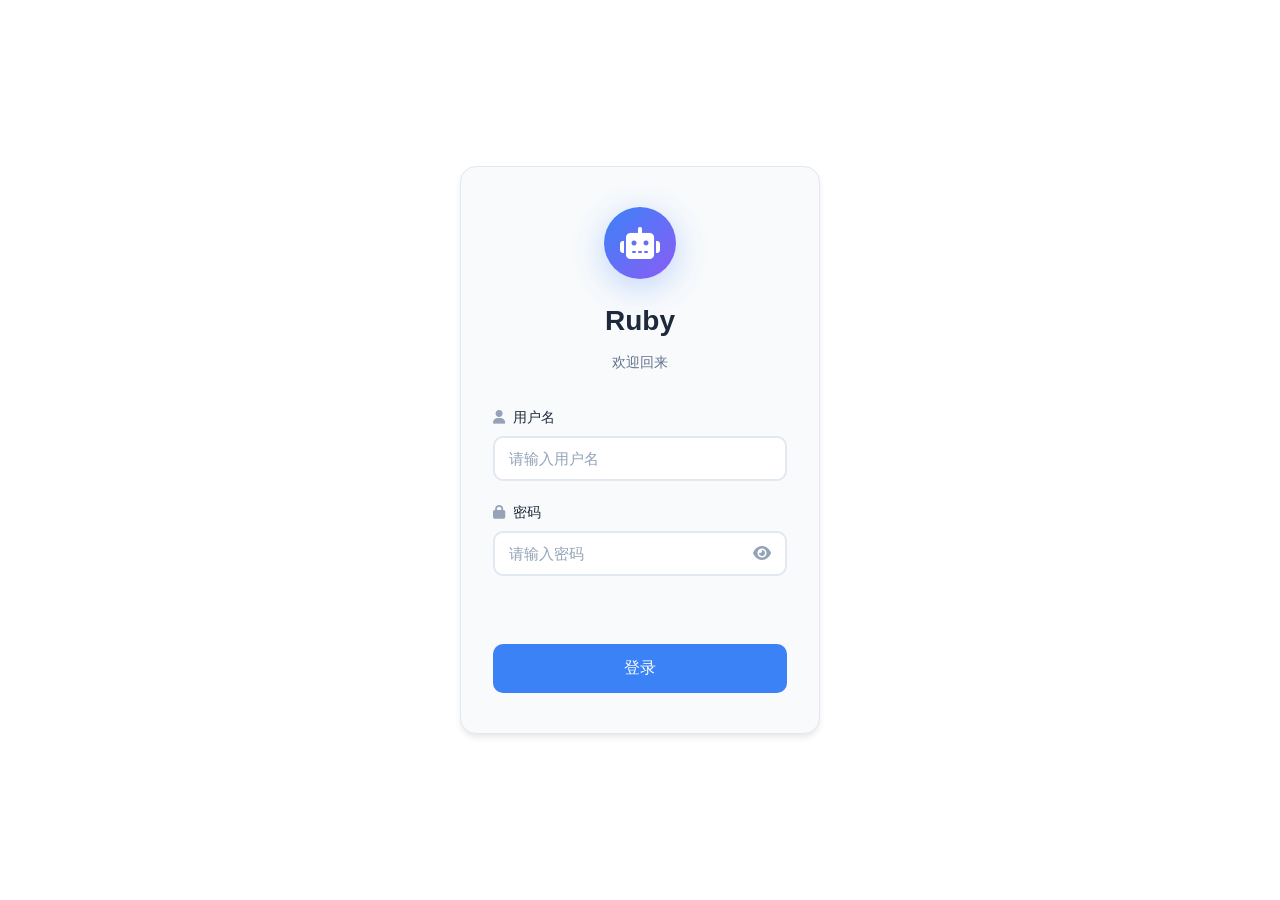
<file: index.html>
<!DOCTYPE html>
<html lang="zh-CN">
<head>
    <meta charset="UTF-8">
    <meta name="viewport" content="width=device-width, initial-scale=1.0">
    <title>Ruby</title>
    <link rel="stylesheet" href="styles.css">
    <link rel="stylesheet" href="https://cdnjs.cloudflare.com/ajax/libs/font-awesome/6.4.0/css/all.min.css">
</head>
<body>
    <div class="app-container">
        <!-- 主聊天区域 -->
        <main class="chat-main">
            <!-- 聊天头部 -->
            <header class="chat-header">
                <h1 class="chat-title">
                    <i class="fas fa-robot"></i>
                    Ruby
                </h1>
                <button class="settings-btn" id="settingsBtn" title="设置">
                    <i class="fas fa-cog"></i>
                </button>
            </header>

            <!-- 聊天消息区域 -->
            <div class="chat-messages" id="chatMessages">
                <!-- 欢迎消息 -->
                <div class="welcome-container">
                    <div class="welcome-icon">
                        <i class="fas fa-comments"></i>
                    </div>
                    <h2>欢迎使用 Ruby</h2>
                    <p>输入您的问题，我会尽力为您解答</p>
                </div>
            </div>

            <!-- 输入区域 -->
            <div class="chat-input-area">
                <div class="input-container">
                    <textarea 
                        id="chatInput" 
                        placeholder="输入消息... (Enter换行，Ctrl+Enter发送)"
                        rows="1"
                    ></textarea>
                    <button class="send-btn" id="sendBtn" title="发送">
                        <i class="fas fa-paper-plane"></i>
                    </button>
                </div>
            </div>
        </main>
    </div>

    <!-- Toast 通知 -->
    <div class="toast" id="toast">
        <span id="toastMessage"></span>
    </div>

    <script src="config.js"></script>
    <script src="app.js"></script>
</body>
</html>
</file>
<file: styles.css>
/* 全局样式 */
* {
    margin: 0;
    padding: 0;
    box-sizing: border-box;
}

:root {
    --primary-color: #3b82f6;
    --primary-hover: #2563eb;
    --bg-primary: #ffffff;
    --bg-secondary: #f8fafc;
    --bg-tertiary: #f1f5f9;
    --text-primary: #1e293b;
    --text-secondary: #64748b;
    --text-tertiary: #94a3b8;
    --border-color: #e2e8f0;
    --shadow-sm: 0 1px 2px rgba(0, 0, 0, 0.05);
    --shadow-md: 0 4px 6px -1px rgba(0, 0, 0, 0.1);
    --radius-sm: 6px;
    --radius-md: 10px;
    --radius-lg: 16px;
    --radius-xl: 20px;
}

@media (prefers-color-scheme: dark) {
    :root {
        --bg-primary: #0f172a;
        --bg-secondary: #1e293b;
        --bg-tertiary: #334155;
        --text-primary: #f1f5f9;
        --text-secondary: #94a3b8;
        --text-tertiary: #64748b;
        --border-color: #334155;
    }
}

body {
    font-family: -apple-system, BlinkMacSystemFont, 'Segoe UI', Roboto, 'Helvetica Neue', Arial, sans-serif;
    background: var(--bg-primary);
    color: var(--text-primary);
    line-height: 1.6;
}

.app-container {
    display: flex;
    height: 100vh;
}

.chat-main {
    flex: 1;
    display: flex;
    flex-direction: column;
    min-width: 0;
    max-width: 800px;
    margin: 0 auto;
    width: 100%;
}

/* 头部 */
.chat-header {
    height: 64px;
    padding: 0 24px;
    border-bottom: 1px solid var(--border-color);
    display: flex;
    align-items: center;
    justify-content: space-between;
    background: var(--bg-primary);
    flex-shrink: 0;
}

.chat-title {
    font-size: 20px;
    font-weight: 600;
    color: var(--text-primary);
    display: flex;
    align-items: center;
    gap: 10px;
}

.chat-title i {
    color: var(--primary-color);
    font-size: 22px;
}

.settings-btn {
    width: 40px;
    height: 40px;
    background: transparent;
    border: 1px solid var(--border-color);
    border-radius: var(--radius-md);
    color: var(--text-secondary);
    font-size: 16px;
    cursor: pointer;
    display: flex;
    align-items: center;
    justify-content: center;
    transition: all 0.2s;
}

.settings-btn:hover {
    background: var(--bg-secondary);
    color: var(--text-primary);
}

.clear-chat-btn {
    padding: 8px 16px;
    background: transparent;
    border: 1px solid var(--border-color);
    border-radius: var(--radius-md);
    color: var(--text-secondary);
    font-size: 14px;
    cursor: pointer;
    display: flex;
    align-items: center;
    gap: 6px;
    transition: all 0.2s;
}

.clear-chat-btn:hover {
    background: var(--bg-secondary);
    color: var(--text-primary);
}

/* 消息区域 */
.chat-messages {
    flex: 1;
    overflow-y: auto;
    padding: 24px;
    display: flex;
    flex-direction: column;
}

.chat-messages::-webkit-scrollbar {
    width: 6px;
}

.chat-messages::-webkit-scrollbar-thumb {
    background: var(--border-color);
    border-radius: 3px;
}

/* 欢迎 */
.welcome-container {
    flex: 1;
    display: flex;
    flex-direction: column;
    align-items: center;
    justify-content: center;
    text-align: center;
    padding: 40px 20px;
}

.welcome-icon {
    width: 80px;
    height: 80px;
    background: linear-gradient(135deg, var(--primary-color), #8b5cf6);
    border-radius: 50%;
    display: flex;
    align-items: center;
    justify-content: center;
    font-size: 36px;
    color: white;
    margin-bottom: 24px;
    box-shadow: 0 8px 32px rgba(59, 130, 246, 0.3);
    animation: pulse 3s ease-in-out infinite;
}

@keyframes pulse {
    0%, 100% { box-shadow: 0 8px 32px rgba(59, 130, 246, 0.3); }
    50% { box-shadow: 0 8px 40px rgba(59, 130, 246, 0.45); }
}

.welcome-container h2 {
    font-size: 28px;
    font-weight: 600;
    color: var(--text-primary);
    margin-bottom: 8px;
}

.welcome-container p {
    font-size: 16px;
    color: var(--text-secondary);
}

/* 消息 */
.message {
    display: flex;
    gap: 14px;
    padding: 16px 0;
    animation: fadeIn 0.3s ease;
}

@keyframes fadeIn {
    from { opacity: 0; transform: translateY(10px); }
    to { opacity: 1; transform: translateY(0); }
}

.message.user {
    flex-direction: row-reverse;
}

.message-avatar {
    width: 36px;
    height: 36px;
    border-radius: 50%;
    display: flex;
    align-items: center;
    justify-content: center;
    flex-shrink: 0;
    font-size: 15px;
}

.message.user .message-avatar {
    background: linear-gradient(135deg, #667eea, #764ba2);
    color: white;
}

.message.assistant .message-avatar {
    background: var(--bg-tertiary);
    color: var(--text-secondary);
}

.message-content {
    flex: 1;
    min-width: 0;
    max-width: calc(100% - 56px);
}

.message-text {
    padding: 14px 18px;
    border-radius: var(--radius-lg);
    font-size: 15px;
    line-height: 1.7;
    word-wrap: break-word;
    text-align: left;
}

.message.user .message-text {
    background: linear-gradient(135deg, #667eea, #764ba2);
    color: white;
    margin-left: auto;
    display: block;
}

.message.assistant .message-text {
    /* 无背景，无边框 */
}

/* Markdown 样式 */
.message-text > p {
    margin: 12px 0;
}

.message-text > p:first-child {
    margin-top: 0;
}

.message-text > p:last-child {
    margin-bottom: 0;
}

.message-text h1 {
    font-size: 1.5em;
    font-weight: 600;
    margin: 20px 0 12px 0;
    color: var(--text-primary);
}

.message-text h1:first-child {
    margin-top: 0;
}

.message-text h2 {
    font-size: 1.3em;
    font-weight: 600;
    margin: 18px 0 10px 0;
    color: var(--text-primary);
}

.message-text h3 {
    font-size: 1.1em;
    font-weight: 600;
    margin: 16px 0 8px 0;
    color: var(--text-primary);
}

.message-text ul,
.message-text ol {
    margin: 10px 0;
    padding-left: 24px;
}

.message-text li {
    margin: 6px 0;
}

.message-text strong {
    font-weight: 600;
}

.message-text em {
    font-style: italic;
}

.message-text a {
    color: var(--primary-color);
    text-decoration: none;
}

.message-text a:hover {
    text-decoration: underline;
}

.message-text blockquote {
    margin: 12px 0;
    padding: 10px 16px;
    background: var(--bg-tertiary);
    border-left: 3px solid var(--primary-color);
    border-radius: 0 var(--radius-sm) var(--radius-sm) 0;
    color: var(--text-secondary);
    font-style: italic;
}

.message-text hr {
    margin: 20px 0;
    border: none;
    border-top: 1px solid var(--border-color);
}

/* 代码块 - 新样式 */
.message-text .code-block {
    position: relative;
    margin: 12px 0;
    border-radius: var(--radius-md);
    border: 1px solid var(--border-color);
    background: var(--bg-secondary);
    overflow: hidden;
}

.message-text .code-block .code-lang {
    display: block;
    padding: 6px 14px;
    background: var(--bg-tertiary);
    color: var(--text-secondary);
    font-size: 12px;
    font-family: 'SF Mono', 'Fira Code', Consolas, monospace;
    border-bottom: 1px solid var(--border-color);
}

.message-text .code-block pre {
    margin: 0;
    padding: 14px;
    overflow-x: auto;
    background: transparent;
}

.message-text .code-block code {
    background: transparent;
    padding: 0;
    color: var(--text-primary);
    font-size: 13px;
    line-height: 1.5;
}

/* 行内代码 */
.message-text code {
    background: var(--bg-tertiary);
    padding: 3px 8px;
    border-radius: 4px;
    font-family: 'SF Mono', 'Fira Code', Consolas, monospace;
    font-size: 0.9em;
    color: var(--primary-color);
}

.message.user .message-text code {
    background: rgba(255, 255, 255, 0.2);
    color: white;
}

/* 代码复制按钮 */
.code-copy-btn {
    position: absolute;
    top: 8px;
    right: 8px;
    padding: 6px 12px;
    background: rgba(255, 255, 255, 0.1);
    border: none;
    border-radius: var(--radius-sm);
    color: #d4d4d4;
    font-size: 12px;
    cursor: pointer;
    transition: all 0.2s;
    display: flex;
    align-items: center;
    gap: 4px;
}

.code-copy-btn:hover {
    background: rgba(255, 255, 255, 0.2);
}

.code-copy-btn.copied {
    color: #22c55e;
}

/* 表格 */
.message-text .markdown-table {
    width: 100%;
    margin: 16px 0;
    border-collapse: collapse;
    font-size: 14px;
    overflow-x: auto;
    display: block;
}

.message-text .markdown-table th,
.message-text .markdown-table td {
    padding: 10px 14px;
    border: 1px solid var(--border-color);
    text-align: left;
}

.message-text .markdown-table th {
    background: var(--bg-tertiary);
    font-weight: 600;
    color: var(--text-primary);
}

.message-text .markdown-table tr:nth-child(even) {
    background: var(--bg-secondary);
}

.message-text .markdown-table tr:hover {
    background: var(--bg-tertiary);
}

/* 文件附件样式 */
.message-files {
    margin-top: 12px;
    display: flex;
    flex-direction: column;
    gap: 8px;
}

.file-item {
    display: flex;
    align-items: center;
    gap: 12px;
    padding: 12px 16px;
    background: var(--bg-secondary);
    border: 1px solid var(--border-color);
    border-radius: var(--radius-md);
    text-decoration: none;
    color: var(--text-primary);
    transition: all 0.2s;
    max-width: 360px;
}

.file-item:hover {
    background: var(--bg-tertiary);
    border-color: var(--primary-color);
    transform: translateX(4px);
}

.file-icon {
    width: 40px;
    height: 40px;
    display: flex;
    align-items: center;
    justify-content: center;
    background: var(--bg-tertiary);
    border-radius: var(--radius-sm);
    color: var(--primary-color);
    font-size: 18px;
    flex-shrink: 0;
}

.file-info {
    flex: 1;
    min-width: 0;
    display: flex;
    flex-direction: column;
    gap: 2px;
}

.file-name {
    font-size: 14px;
    font-weight: 500;
    color: var(--text-primary);
    white-space: nowrap;
    overflow: hidden;
    text-overflow: ellipsis;
}

.file-size {
    font-size: 12px;
    color: var(--text-tertiary);
}

.file-download {
    color: var(--text-tertiary);
    font-size: 14px;
    transition: color 0.2s;
}

.file-item:hover .file-download {
    color: var(--primary-color);
}

/* 用户消息的文件样式 */
.message.user .message-files {
    align-items: flex-end;
}

.message.user .file-item {
    flex-direction: row-reverse;
    background: rgba(255, 255, 255, 0.1);
    border-color: rgba(255, 255, 255, 0.2);
}

.message.user .file-item:hover {
    background: rgba(255, 255, 255, 0.15);
    border-color: rgba(255, 255, 255, 0.4);
}

.message.user .file-icon {
    background: rgba(255, 255, 255, 0.15);
    color: white;
}

.message.user .file-name {
    color: white;
}

.message.user .file-download {
    color: rgba(255, 255, 255, 0.7);
}

.message.user .file-item:hover .file-download {
    color: white;
}

/* 打字指示器 */
.typing-indicator {
    display: flex;
    align-items: center;
    gap: 5px;
    padding: 14px 18px;
}

.typing-indicator .dot {
    width: 8px;
    height: 8px;
    background: var(--text-tertiary);
    border-radius: 50%;
    animation: typingBounce 1.4s infinite ease-in-out;
}

.typing-indicator .dot:nth-child(1) { animation-delay: 0s; }
.typing-indicator .dot:nth-child(2) { animation-delay: 0.2s; }
.typing-indicator .dot:nth-child(3) { animation-delay: 0.4s; }

@keyframes typingBounce {
    0%, 60%, 100% { transform: translateY(0); opacity: 0.4; }
    30% { transform: translateY(-5px); opacity: 1; }
}

/* 输入区 */
.chat-input-area {
    padding: 16px 24px 24px;
    background: var(--bg-primary);
    border-top: 1px solid var(--border-color);
    flex-shrink: 0;
}

.input-container {
    display: flex;
    align-items: flex-end;
    gap: 12px;
    background: var(--bg-secondary);
    border: 2px solid var(--border-color);
    border-radius: var(--radius-xl);
    padding: 12px 16px;
    transition: all 0.2s;
}

.input-container:focus-within {
    border-color: var(--primary-color);
    box-shadow: 0 0 0 3px rgba(59, 130, 246, 0.1);
}

#chatInput {
    flex: 1;
    border: none;
    background: transparent;
    color: var(--text-primary);
    font-size: 15px;
    line-height: 1.6;
    resize: none;
    outline: none;
    max-height: 120px;
    min-height: 24px;
    font-family: inherit;
}

#chatInput::placeholder {
    color: var(--text-tertiary);
}

.send-btn {
    width: 46px;
    height: 46px;
    background: var(--primary-color);
    border: none;
    border-radius: var(--radius-lg);
    color: white;
    font-size: 16px;
    cursor: pointer;
    display: flex;
    align-items: center;
    justify-content: center;
    transition: all 0.2s;
    flex-shrink: 0;
}

.send-btn:hover:not(:disabled) {
    background: var(--primary-hover);
    transform: scale(1.05);
}

.send-btn:disabled {
    opacity: 0.6;
    cursor: not-allowed;
}

.send-btn.loading i {
    animation: pulse 0.8s infinite;
}

/* Toast */
.toast {
    position: fixed;
    bottom: 100px;
    left: 50%;
    transform: translateX(-50%) translateY(20px);
    background: var(--bg-secondary);
    border: 1px solid var(--border-color);
    border-radius: var(--radius-md);
    padding: 12px 24px;
    box-shadow: var(--shadow-md);
    opacity: 0;
    visibility: hidden;
    transition: all 0.3s;
    z-index: 1000;
    color: var(--text-primary);
}

.toast.show {
    transform: translateX(-50%) translateY(0);
    opacity: 1;
    visibility: visible;
}

.toast.error {
    border-color: #ef4444;
    color: #ef4444;
}

.toast.success {
    border-color: #22c55e;
    color: #22c55e;
}

/* 移动端 */
@media (max-width: 768px) {
    .chat-header {
        padding: 0 16px;
    }

    .chat-messages {
        padding: 16px;
    }

    .chat-input-area {
        padding: 12px 16px 16px;
    }

    .welcome-container h2 {
        font-size: 22px;
    }

    .welcome-icon {
        width: 64px;
        height: 64px;
        font-size: 28px;
    }

    .message-text {
        font-size: 14px;
        padding: 12px 14px;
    }

    .message-text .markdown-table {
        font-size: 12px;
    }

    .message-text .markdown-table th,
    .message-text .markdown-table td {
        padding: 8px 10px;
    }

    .message-text .code-block code {
        font-size: 12px;
    }

    .file-item {
        max-width: 100%;
        padding: 10px 12px;
    }

    .file-icon {
        width: 36px;
        height: 36px;
        font-size: 16px;
    }

    .file-name {
        font-size: 13px;
    }
}
</file>
<file: login.css>
/* 登录页面样式 */
body {
    display: flex;
    align-items: center;
    justify-content: center;
    min-height: 100vh;
}

.login-container {
    width: 100%;
    max-width: 400px;
    padding: 20px;
}

.login-box {
    background: var(--bg-secondary);
    border: 1px solid var(--border-color);
    border-radius: var(--radius-lg);
    padding: 40px 32px;
    box-shadow: var(--shadow-md);
}

/* Logo */
.login-logo {
    width: 72px;
    height: 72px;
    background: linear-gradient(135deg, var(--primary-color), #8b5cf6);
    border-radius: 50%;
    display: flex;
    align-items: center;
    justify-content: center;
    font-size: 32px;
    color: white;
    margin: 0 auto 20px;
    box-shadow: 0 8px 32px rgba(59, 130, 246, 0.3);
}

.login-title {
    font-size: 28px;
    font-weight: 600;
    color: var(--text-primary);
    text-align: center;
    margin-bottom: 8px;
}

.login-subtitle {
    font-size: 14px;
    color: var(--text-secondary);
    text-align: center;
    margin-bottom: 32px;
}

/* 表单 */
.login-form {
    display: flex;
    flex-direction: column;
    gap: 20px;
}

.form-group {
    display: flex;
    flex-direction: column;
    gap: 8px;
}

.form-group label {
    display: flex;
    align-items: center;
    gap: 8px;
    font-size: 14px;
    font-weight: 500;
    color: var(--text-primary);
}

.form-group label i {
    color: var(--text-tertiary);
    font-size: 14px;
}

.form-group input {
    padding: 12px 14px;
    border: 2px solid var(--border-color);
    border-radius: var(--radius-md);
    font-size: 15px;
    color: var(--text-primary);
    background: var(--bg-primary);
    transition: all 0.2s;
}

.form-group input:focus {
    outline: none;
    border-color: var(--primary-color);
    box-shadow: 0 0 0 3px rgba(59, 130, 246, 0.1);
}

.form-group input::placeholder {
    color: var(--text-tertiary);
}

/* 密码输入框 */
.password-input-wrapper {
    position: relative;
}

.password-input-wrapper input {
    width: 100%;
    padding-right: 44px;
}

.toggle-password {
    position: absolute;
    right: 12px;
    top: 50%;
    transform: translateY(-50%);
    background: none;
    border: none;
    color: var(--text-tertiary);
    cursor: pointer;
    padding: 4px;
    font-size: 16px;
    transition: color 0.2s;
}

.toggle-password:hover {
    color: var(--text-secondary);
}

/* 错误提示 */
.form-error {
    font-size: 13px;
    color: #ef4444;
    min-height: 20px;
    text-align: center;
}

/* 登录按钮 */
.login-btn {
    padding: 14px 24px;
    background: var(--primary-color);
    border: none;
    border-radius: var(--radius-md);
    font-size: 16px;
    font-weight: 500;
    color: white;
    cursor: pointer;
    transition: all 0.2s;
    margin-top: 8px;
}

.login-btn:hover:not(:disabled) {
    background: var(--primary-hover);
    transform: translateY(-1px);
}

.login-btn:disabled {
    opacity: 0.7;
    cursor: not-allowed;
}

/* 按钮加载状态 */
.login-btn .btn-loading {
    display: none;
}

.login-btn.loading .btn-text {
    display: none;
}

.login-btn.loading .btn-loading {
    display: flex;
    align-items: center;
    justify-content: center;
    gap: 8px;
}

/* Toast 覆盖层 */
.toast {
    bottom: 50%;
    transform: translateX(-50%) translateY(50%);
}

.toast.show {
    transform: translateX(-50%) translateY(50%);
}

/* 移动端 */
@media (max-width: 480px) {
    .login-box {
        padding: 32px 24px;
    }

    .login-logo {
        width: 64px;
        height: 64px;
        font-size: 28px;
    }

    .login-title {
        font-size: 24px;
    }
}
</file>
